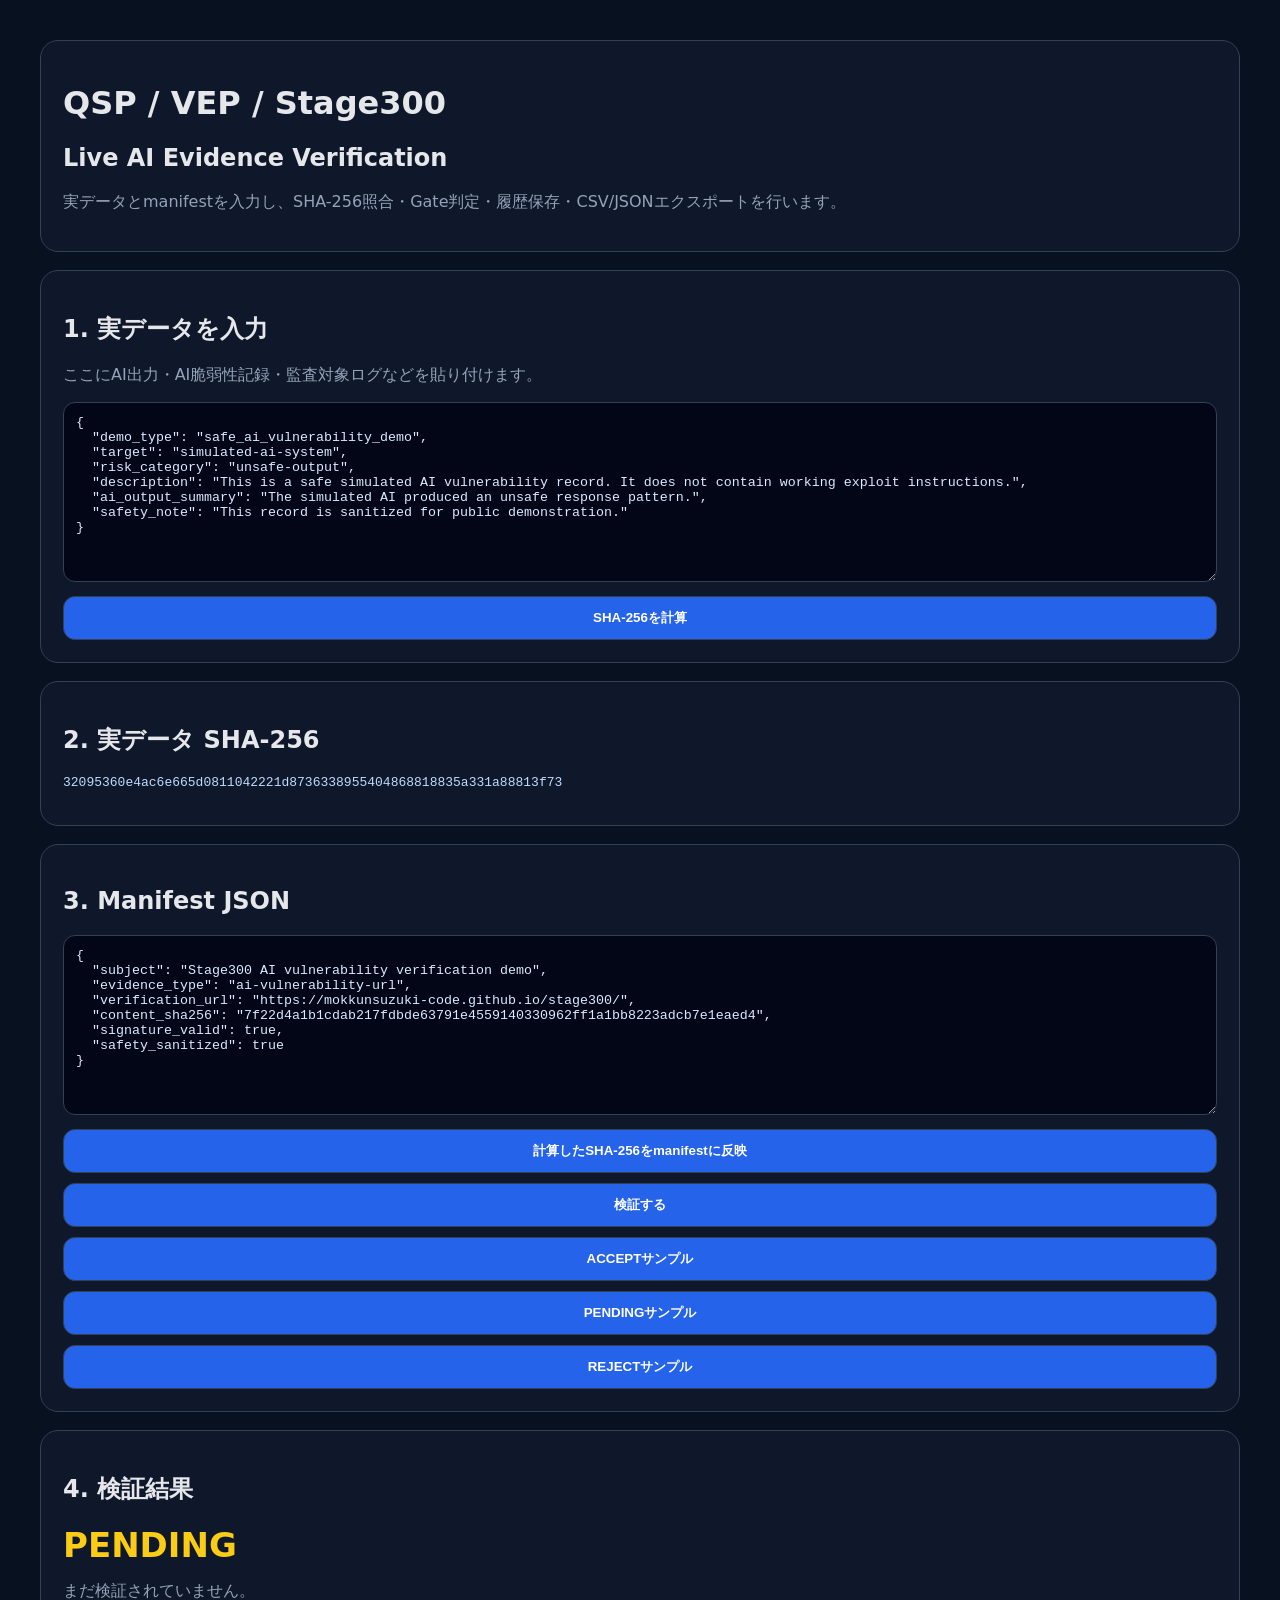
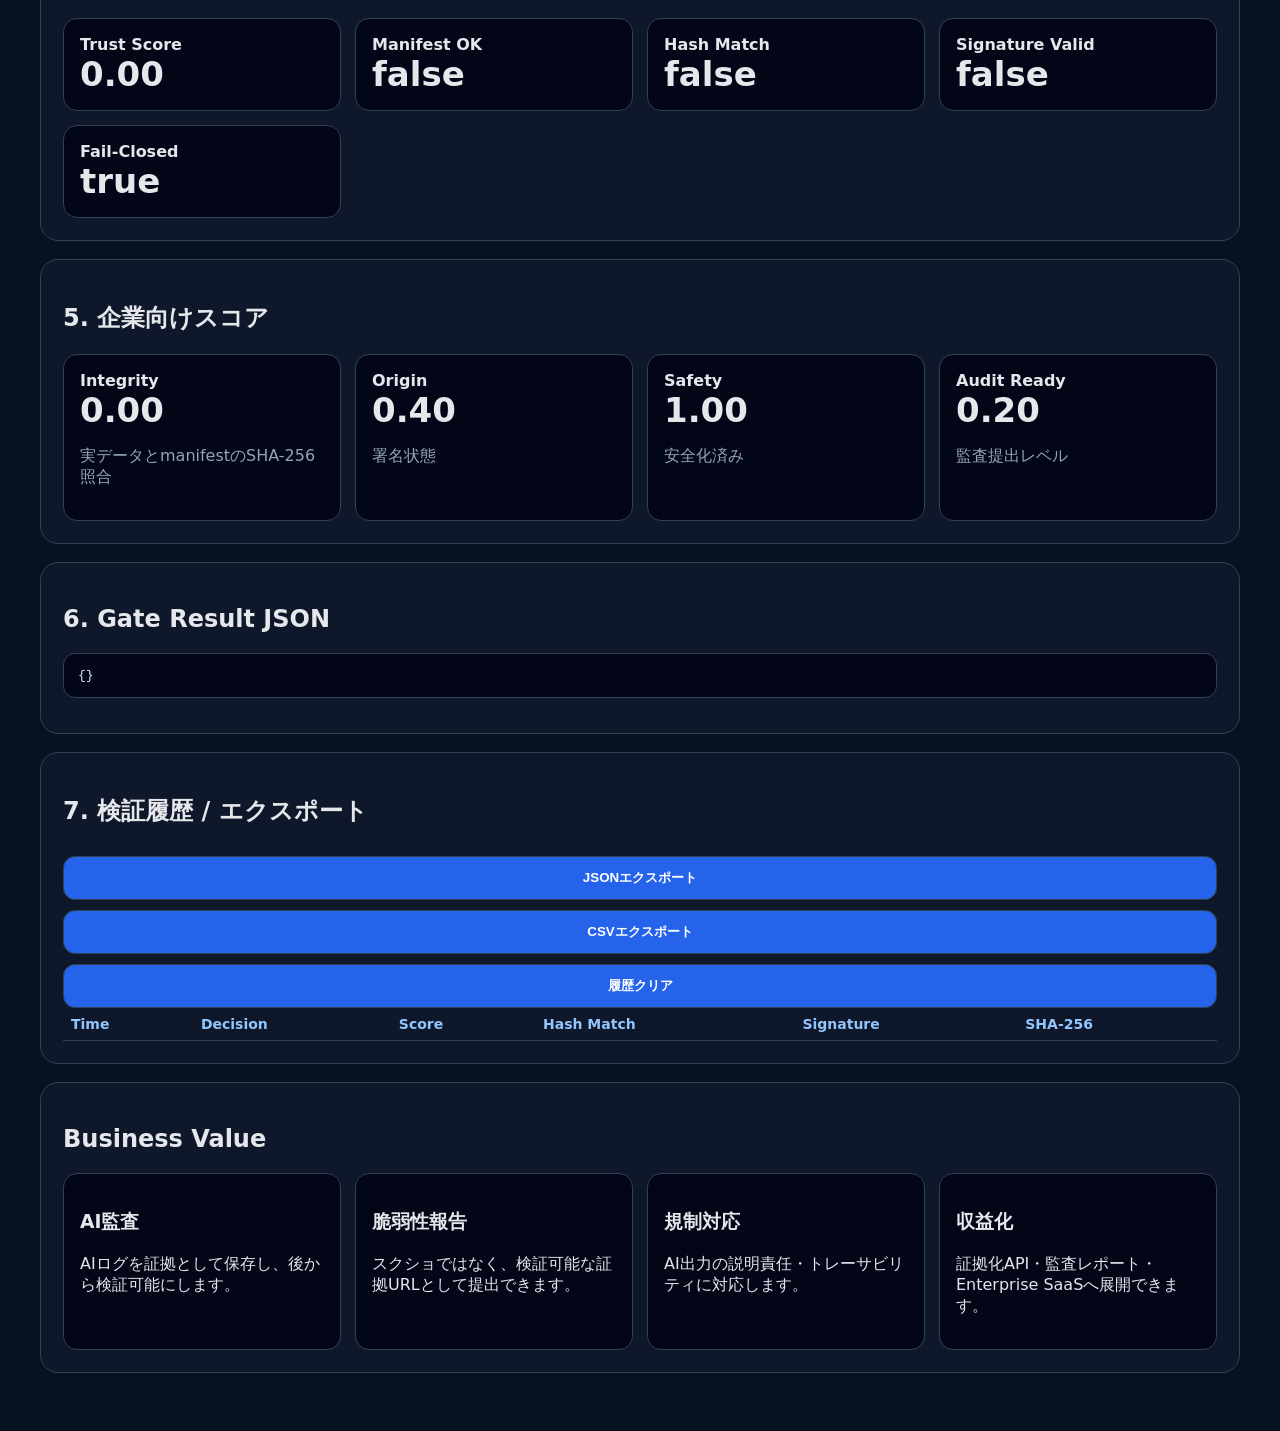
<file: site/index.html>
<!doctype html>
<html lang="ja">
<head>
<meta charset="utf-8">
<title>Stage300 Live Evidence Verification</title>
<meta name="viewport" content="width=device-width, initial-scale=1">
<style>
body{background:#07111f;color:#e5e7eb;font-family:system-ui;margin:0;padding:40px}
.card{background:#0f172a;border:1px solid #334155;border-radius:18px;padding:22px;margin-bottom:18px}
.grid{display:grid;grid-template-columns:repeat(auto-fit,minmax(230px,1fr));gap:14px}
.box{background:#020617;border:1px solid #334155;border-radius:14px;padding:16px}
.big{font-size:34px;font-weight:900}.accept{color:#22c55e}.pending{color:#facc15}.reject{color:#ef4444}.muted{color:#94a3b8}
textarea,input,button,pre{width:100%;box-sizing:border-box;border-radius:12px;border:1px solid #334155}
textarea,input{background:#020617;color:#dbeafe;padding:12px}textarea{min-height:180px;font-family:monospace}
button{background:#2563eb;color:white;padding:12px;font-weight:800;margin-top:10px;cursor:pointer}
pre{background:#020617;color:#dbeafe;padding:14px;white-space:pre-wrap;overflow:auto}
table{width:100%;border-collapse:collapse}th,td{border-bottom:1px solid #334155;padding:8px;text-align:left;font-size:14px}
th{color:#93c5fd}.hash{word-break:break-all;font-family:monospace;color:#bfdbfe}
</style>
</head>
<body>

<div class="card">
  <h1>QSP / VEP / Stage300</h1>
  <h2>Live AI Evidence Verification</h2>
  <p class="muted">
    実データとmanifestを入力し、SHA-256照合・Gate判定・履歴保存・CSV/JSONエクスポートを行います。
  </p>
</div>

<div class="card">
  <h2>1. 実データを入力</h2>
  <p class="muted">ここにAI出力・AI脆弱性記録・監査対象ログなどを貼り付けます。</p>
  <textarea id="contentInput">{
  "demo_type": "safe_ai_vulnerability_demo",
  "target": "simulated-ai-system",
  "risk_category": "unsafe-output",
  "description": "This is a safe simulated AI vulnerability record. It does not contain working exploit instructions.",
  "ai_output_summary": "The simulated AI produced an unsafe response pattern.",
  "safety_note": "This record is sanitized for public demonstration."
}</textarea>
  <button onclick="calculateContentHash()">SHA-256を計算</button>
</div>

<div class="card">
  <h2>2. 実データ SHA-256</h2>
  <p class="hash" id="actualHash">未計算</p>
</div>

<div class="card">
  <h2>3. Manifest JSON</h2>
  <textarea id="manifestInput">{
  "subject": "Stage300 AI vulnerability verification demo",
  "evidence_type": "ai-vulnerability-url",
  "verification_url": "https://mokkunsuzuki-code.github.io/stage300/",
  "content_sha256": "7f22d4a1b1cdab217fdbde63791e4559140330962ff1a1bb8223adcb7e1eaed4",
  "signature_valid": true,
  "safety_sanitized": true
}</textarea>

  <button onclick="syncHashToManifest()">計算したSHA-256をmanifestに反映</button>
  <button onclick="verifyManifest()">検証する</button>
  <button onclick="loadAccept()">ACCEPTサンプル</button>
  <button onclick="loadPending()">PENDINGサンプル</button>
  <button onclick="loadReject()">REJECTサンプル</button>
</div>

<div class="card">
  <h2>4. 検証結果</h2>
  <div id="decision" class="big pending">PENDING</div>
  <p id="reason" class="muted">まだ検証されていません。</p>

  <div class="grid">
    <div class="box"><b>Trust Score</b><div id="score" class="big">0.00</div></div>
    <div class="box"><b>Manifest OK</b><div id="verificationOk" class="big">false</div></div>
    <div class="box"><b>Hash Match</b><div id="hashMatch" class="big">false</div></div>
    <div class="box"><b>Signature Valid</b><div id="signatureValid" class="big">false</div></div>
    <div class="box"><b>Fail-Closed</b><div class="big">true</div></div>
  </div>
</div>

<div class="card">
  <h2>5. 企業向けスコア</h2>
  <div class="grid">
    <div class="box"><b>Integrity</b><div id="integrity" class="big">0.00</div><p class="muted">実データとmanifestのSHA-256照合</p></div>
    <div class="box"><b>Origin</b><div id="origin" class="big">0.40</div><p class="muted">署名状態</p></div>
    <div class="box"><b>Safety</b><div id="safety" class="big">1.00</div><p class="muted">安全化済み</p></div>
    <div class="box"><b>Audit Ready</b><div id="audit" class="big">0.20</div><p class="muted">監査提出レベル</p></div>
  </div>
</div>

<div class="card">
  <h2>6. Gate Result JSON</h2>
  <pre id="resultJson">{}</pre>
</div>

<div class="card">
  <h2>7. 検証履歴 / エクスポート</h2>
  <button onclick="exportJSON()">JSONエクスポート</button>
  <button onclick="exportCSV()">CSVエクスポート</button>
  <button onclick="clearHistory()">履歴クリア</button>

  <table>
    <thead>
      <tr>
        <th>Time</th>
        <th>Decision</th>
        <th>Score</th>
        <th>Hash Match</th>
        <th>Signature</th>
        <th>SHA-256</th>
      </tr>
    </thead>
    <tbody id="historyTable"></tbody>
  </table>
</div>

<div class="card">
  <h2>Business Value</h2>
  <div class="grid">
    <div class="box"><h3>AI監査</h3><p>AIログを証拠として保存し、後から検証可能にします。</p></div>
    <div class="box"><h3>脆弱性報告</h3><p>スクショではなく、検証可能な証拠URLとして提出できます。</p></div>
    <div class="box"><h3>規制対応</h3><p>AI出力の説明責任・トレーサビリティに対応します。</p></div>
    <div class="box"><h3>収益化</h3><p>証拠化API・監査レポート・Enterprise SaaSへ展開できます。</p></div>
  </div>
</div>

<script>
let lastActualHash = "";
let lastResult = {};
let history = JSON.parse(localStorage.getItem("stage300_history") || "[]");

function textEncoderBytes(text){
  return new TextEncoder().encode(text);
}

async function sha256Hex(text){
  const hashBuffer = await crypto.subtle.digest("SHA-256", textEncoderBytes(text));
  const hashArray = Array.from(new Uint8Array(hashBuffer));
  return hashArray.map(b => b.toString(16).padStart(2, "0")).join("");
}

function isSha256(v){
  return typeof v === "string" && /^[a-fA-F0-9]{64}$/.test(v);
}

async function calculateContentHash(){
  const content = document.getElementById("contentInput").value;
  lastActualHash = await sha256Hex(content);
  document.getElementById("actualHash").textContent = lastActualHash;
  return lastActualHash;
}

async function syncHashToManifest(){
  const hash = lastActualHash || await calculateContentHash();
  try {
    const manifest = JSON.parse(document.getElementById("manifestInput").value);
    manifest.content_sha256 = hash;
    document.getElementById("manifestInput").value = JSON.stringify(manifest, null, 2);
  } catch(e) {
    alert("manifest JSONが壊れています。先にJSONを修正してください。");
  }
}

async function verifyManifest(){
  const actualHash = lastActualHash || await calculateContentHash();

  let manifest = {};
  let decision = "reject";
  let reason = "";
  let verificationOk = false;
  let signatureValid = false;
  let hashMatch = false;
  let score = 0.0;

  try {
    manifest = JSON.parse(document.getElementById("manifestInput").value);
    const required = ["subject", "evidence_type", "verification_url", "content_sha256"];
    const hasRequired = required.every(k => manifest[k]);
    const hashFormatOk = isSha256(manifest.content_sha256);
    hashMatch = hashFormatOk && manifest.content_sha256.toLowerCase() === actualHash.toLowerCase();
    verificationOk = hasRequired && hashFormatOk && hashMatch;
    signatureValid = manifest.signature_valid === true;

    if (verificationOk && signatureValid) {
      decision = "accept";
      reason = "Content hash matches and signature is valid.";
      score = 1.0;
    } else if (verificationOk) {
      decision = "pending";
      reason = "Content hash matches, but signature is missing or not yet verified.";
      score = 0.75;
    } else {
      decision = "reject";
      reason = "Content hash verification failed or manifest is incomplete. Fail-closed Gate rejected the input.";
      score = 0.0;
    }
  } catch(e) {
    decision = "reject";
    reason = "Manifest JSON parse failed. Fail-closed Gate rejected the input.";
  }

  updateUI(decision, reason, score, verificationOk, signatureValid, hashMatch, actualHash, manifest);
}

function updateUI(decision, reason, score, verificationOk, signatureValid, hashMatch, actualHash, manifest){
  const d = document.getElementById("decision");
  d.textContent = decision.toUpperCase();
  d.className = "big " + decision;

  document.getElementById("reason").textContent = reason;
  document.getElementById("score").textContent = score.toFixed(2);
  document.getElementById("verificationOk").textContent = String(verificationOk);
  document.getElementById("hashMatch").textContent = String(hashMatch);
  document.getElementById("signatureValid").textContent = String(signatureValid);

  document.getElementById("integrity").textContent = hashMatch ? "1.00" : "0.00";
  document.getElementById("origin").textContent = signatureValid ? "0.80" : "0.40";
  document.getElementById("safety").textContent = manifest.safety_sanitized === true ? "1.00" : "0.60";
  document.getElementById("audit").textContent = decision === "accept" ? "0.90" : decision === "pending" ? "0.60" : "0.20";

  lastResult = {
    time: new Date().toISOString(),
    decision,
    trust_score: score,
    verification_ok: verificationOk,
    hash_match: hashMatch,
    signature_valid: signatureValid,
    content_sha256_actual: actualHash,
    content_sha256_manifest: manifest.content_sha256 || null,
    fail_closed: true,
    reason
  };

  document.getElementById("resultJson").textContent = JSON.stringify(lastResult, null, 2);

  history.unshift(lastResult);
  history = history.slice(0, 20);
  localStorage.setItem("stage300_history", JSON.stringify(history));
  renderHistory();
}

function renderHistory(){
  const tbody = document.getElementById("historyTable");
  tbody.innerHTML = "";
  history.forEach(row => {
    const tr = document.createElement("tr");
    tr.innerHTML = `
      <td>${row.time}</td>
      <td class="${row.decision}">${row.decision.toUpperCase()}</td>
      <td>${row.trust_score.toFixed(2)}</td>
      <td>${row.hash_match}</td>
      <td>${row.signature_valid}</td>
      <td class="hash">${row.content_sha256_actual.slice(0,12)}...</td>
    `;
    tbody.appendChild(tr);
  });
}

function download(filename, text, type){
  const blob = new Blob([text], {type});
  const url = URL.createObjectURL(blob);
  const a = document.createElement("a");
  a.href = url;
  a.download = filename;
  a.click();
  URL.revokeObjectURL(url);
}

function exportJSON(){
  download("stage300_verification_history.json", JSON.stringify(history, null, 2), "application/json");
}

function exportCSV(){
  const header = ["time","decision","trust_score","verification_ok","hash_match","signature_valid","content_sha256_actual","reason"];
  const lines = [header.join(",")].concat(history.map(r => header.map(k => `"${String(r[k] ?? "").replaceAll('"','""')}"`).join(",")));
  download("stage300_verification_history.csv", lines.join("\n"), "text/csv");
}

function clearHistory(){
  history = [];
  localStorage.removeItem("stage300_history");
  renderHistory();
}

function loadAccept(){
  document.getElementById("contentInput").value = `{
  "demo_type": "safe_ai_vulnerability_demo",
  "target": "simulated-ai-system",
  "risk_category": "unsafe-output",
  "description": "This is a safe simulated AI vulnerability record. It does not contain working exploit instructions.",
  "ai_output_summary": "The simulated AI produced an unsafe response pattern.",
  "safety_note": "This record is sanitized for public demonstration."
}`;
  calculateContentHash().then(hash => {
    document.getElementById("manifestInput").value = JSON.stringify({
      subject: "Stage300 AI vulnerability verification demo",
      evidence_type: "ai-vulnerability-url",
      verification_url: "https://mokkunsuzuki-code.github.io/stage300/",
      content_sha256: hash,
      signature_valid: true,
      safety_sanitized: true
    }, null, 2);
    verifyManifest();
  });
}

function loadPending(){
  document.getElementById("contentInput").value = "unsigned but structurally valid AI evidence";
  calculateContentHash().then(hash => {
    document.getElementById("manifestInput").value = JSON.stringify({
      subject: "Unsigned AI vulnerability demo",
      evidence_type: "ai-vulnerability-url",
      verification_url: "https://mokkunsuzuki-code.github.io/stage300/",
      content_sha256: hash,
      signature_valid: false,
      safety_sanitized: true
    }, null, 2);
    verifyManifest();
  });
}

function loadReject(){
  document.getElementById("contentInput").value = "broken evidence";
  document.getElementById("manifestInput").value = JSON.stringify({
    subject: "Broken AI vulnerability demo",
    evidence_type: "ai-vulnerability-url",
    verification_url: "",
    content_sha256: "not-a-valid-sha256",
    signature_valid: false,
    safety_sanitized: true
  }, null, 2);
  calculateContentHash().then(() => verifyManifest());
}

renderHistory();
calculateContentHash();
</script>

</body>
</html>
</file>
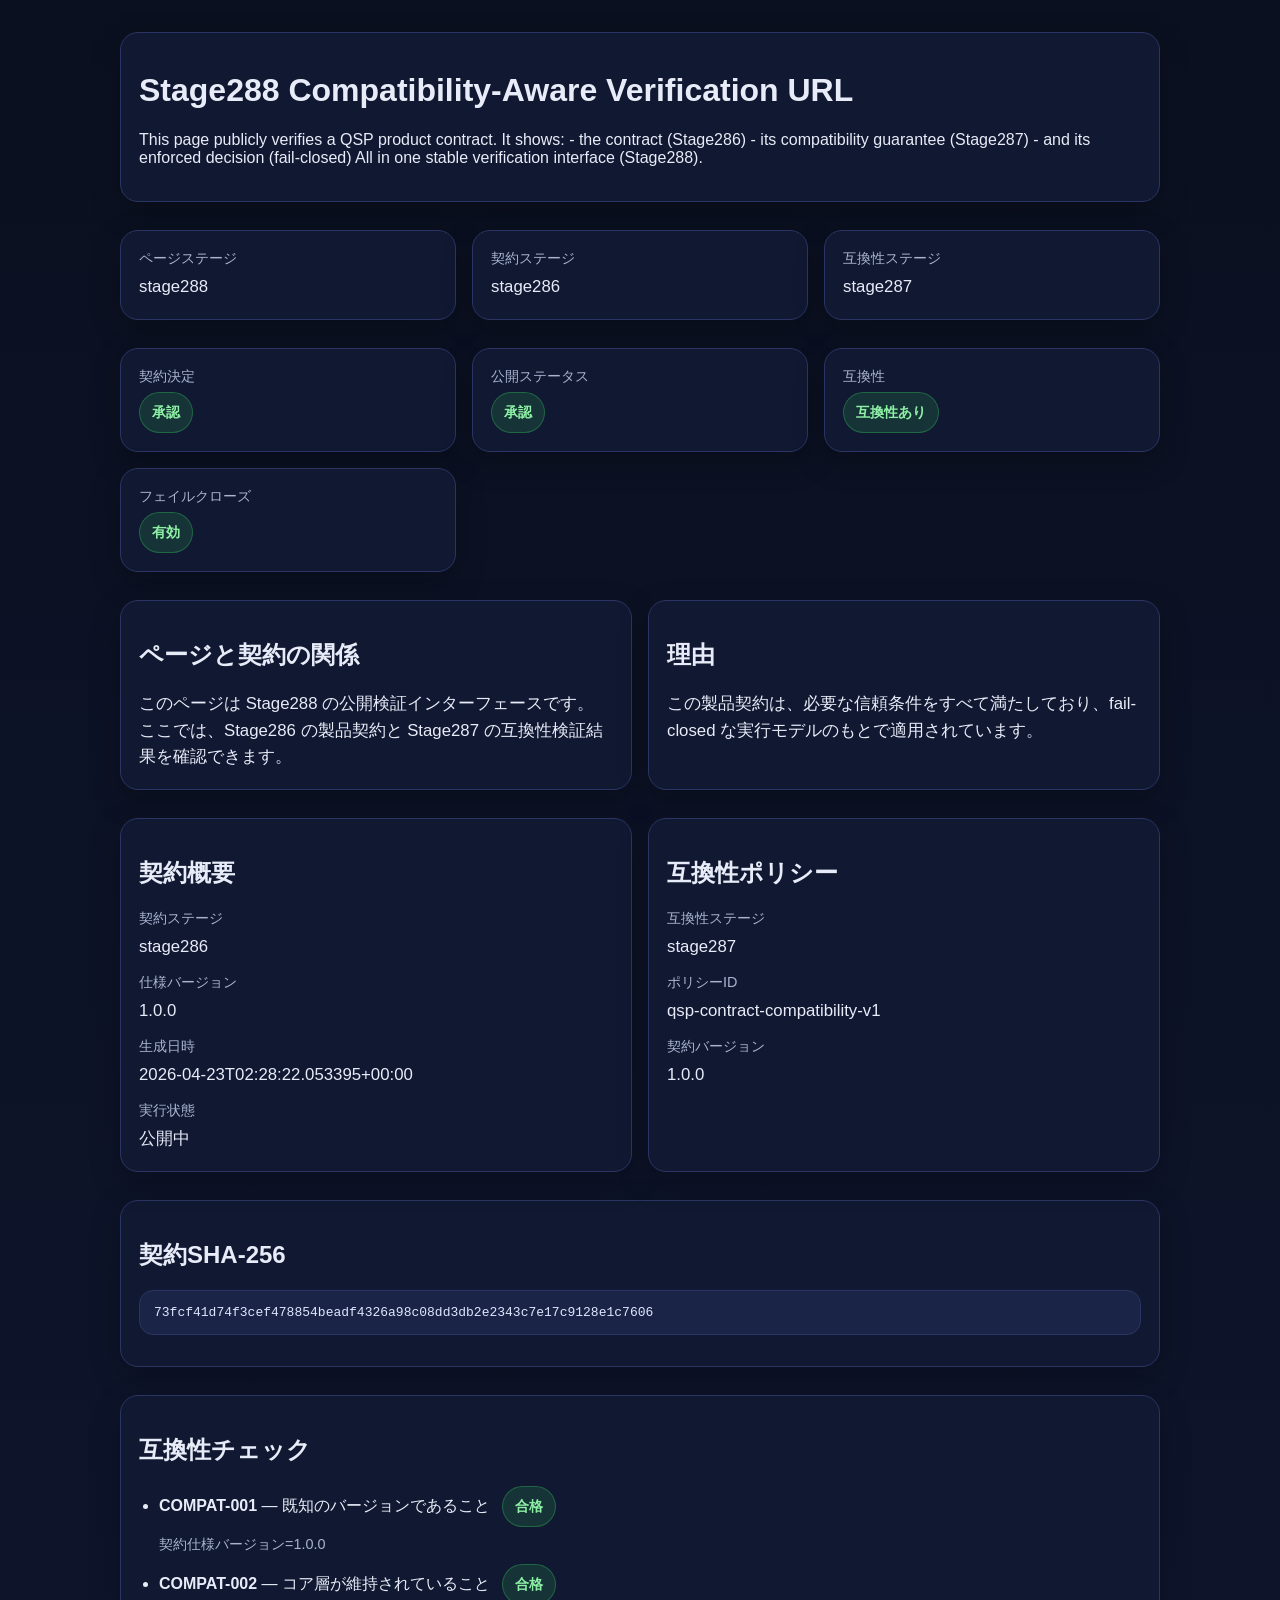
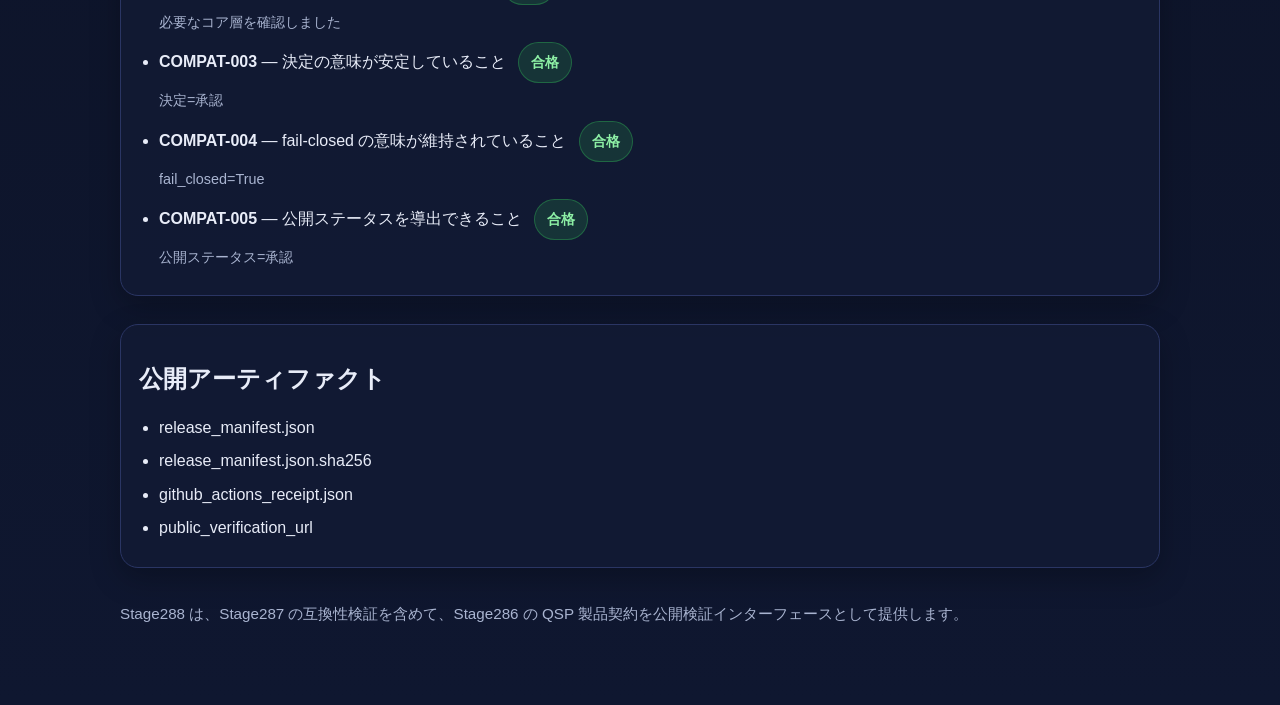
<file: web/index.html>
<!DOCTYPE html>
<html lang="en">
<head>
  <meta charset="UTF-8" />
  <meta name="viewport" content="width=device-width, initial-scale=1.0" />
  <meta name="stage288-build" content="2026-04-23T12:45:00+09:00" />
  <title>Stage288 Compatibility-Aware Verification URL</title>
  <link rel="stylesheet" href="./style.css" />
</head>
<body>
  <div class="container">
    <div id="app">
      <div class="card">Loading verification page...</div>
    </div>
  </div>
  <script src="./app.js"></script>
</body>
</html>
</file>
<file: web/style.css>
:root {
  --bg: #0b1020;
  --panel: #121933;
  --panel-2: #1a2447;
  --text: #e8ecf8;
  --muted: #a9b4d0;
  --ok: #35c759;
  --warn: #ffcc00;
  --bad: #ff453a;
  --line: #2a3563;
}

* { box-sizing: border-box; }

body {
  margin: 0;
  font-family: -apple-system, BlinkMacSystemFont, "Segoe UI", sans-serif;
  background: linear-gradient(180deg, #0b1020 0%, #0f1730 100%);
  color: var(--text);
}

.container {
  max-width: 1080px;
  margin: 0 auto;
  padding: 32px 20px 80px;
}

.card {
  background: rgba(18, 25, 51, 0.92);
  border: 1px solid var(--line);
  border-radius: 18px;
  padding: 18px;
  box-shadow: 0 10px 30px rgba(0,0,0,0.25);
}

.grid {
  display: grid;
  grid-template-columns: repeat(auto-fit, minmax(280px, 1fr));
  gap: 16px;
}

.label {
  color: var(--muted);
  font-size: 0.9rem;
  margin-bottom: 6px;
}

.value {
  font-size: 1.05rem;
  line-height: 1.6;
  word-break: break-word;
}

.badge {
  display: inline-block;
  padding: 8px 12px;
  border-radius: 999px;
  font-weight: 700;
  font-size: 0.9rem;
}

.badge.ok { background: rgba(53,199,89,0.16); color: #8df0a5; border: 1px solid rgba(53,199,89,0.35); }
.badge.warn { background: rgba(255,204,0,0.14); color: #ffe27a; border: 1px solid rgba(255,204,0,0.35); }
.badge.bad { background: rgba(255,69,58,0.14); color: #ff9d96; border: 1px solid rgba(255,69,58,0.35); }

.section { margin-top: 28px; }

ul { margin: 10px 0 0; padding-left: 20px; }
li { margin: 8px 0; line-height: 1.6; }

pre {
  background: var(--panel-2);
  border: 1px solid var(--line);
  border-radius: 14px;
  padding: 14px;
  overflow-x: auto;
  color: #dfe7ff;
}

.footer {
  margin-top: 36px;
  color: var(--muted);
  font-size: 0.95rem;
}

.hero {
  padding: 24px;
  margin-bottom: 24px;
}

.hero-title {
  color: var(--muted);
  font-size: 0.95rem;
  font-weight: 700;
  letter-spacing: 0.08em;
  margin-bottom: 12px;
}

.hero-status {
  font-size: 2rem;
  font-weight: 800;
  line-height: 1.2;
  margin-bottom: 10px;
}

.hero-substatus {
  font-size: 1rem;
  font-weight: 700;
  margin-bottom: 18px;
}

.hero-summary {
  color: var(--text);
  line-height: 1.8;
  white-space: pre-line;
}

.ok-text { color: #8df0a5; }
.warn-text { color: #ffe27a; }
.bad-text { color: #ff9d96; }
</file>
